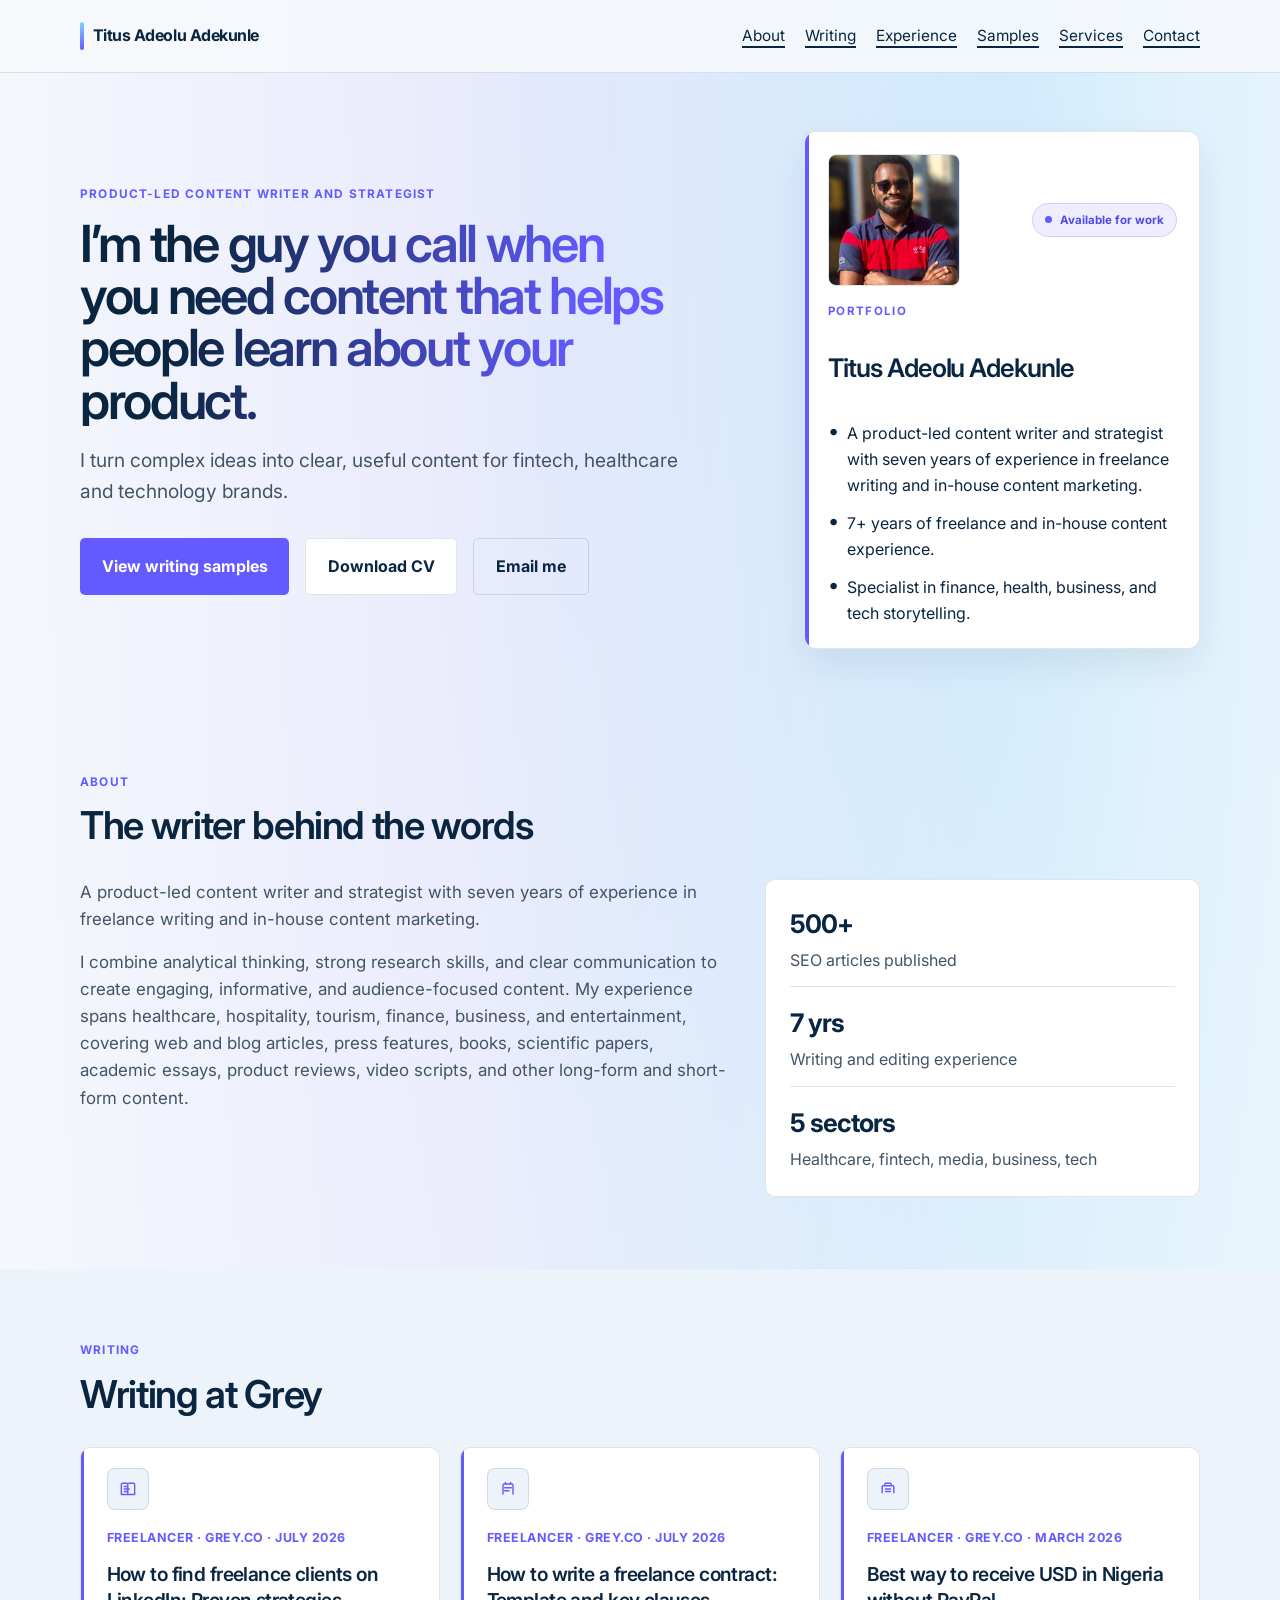
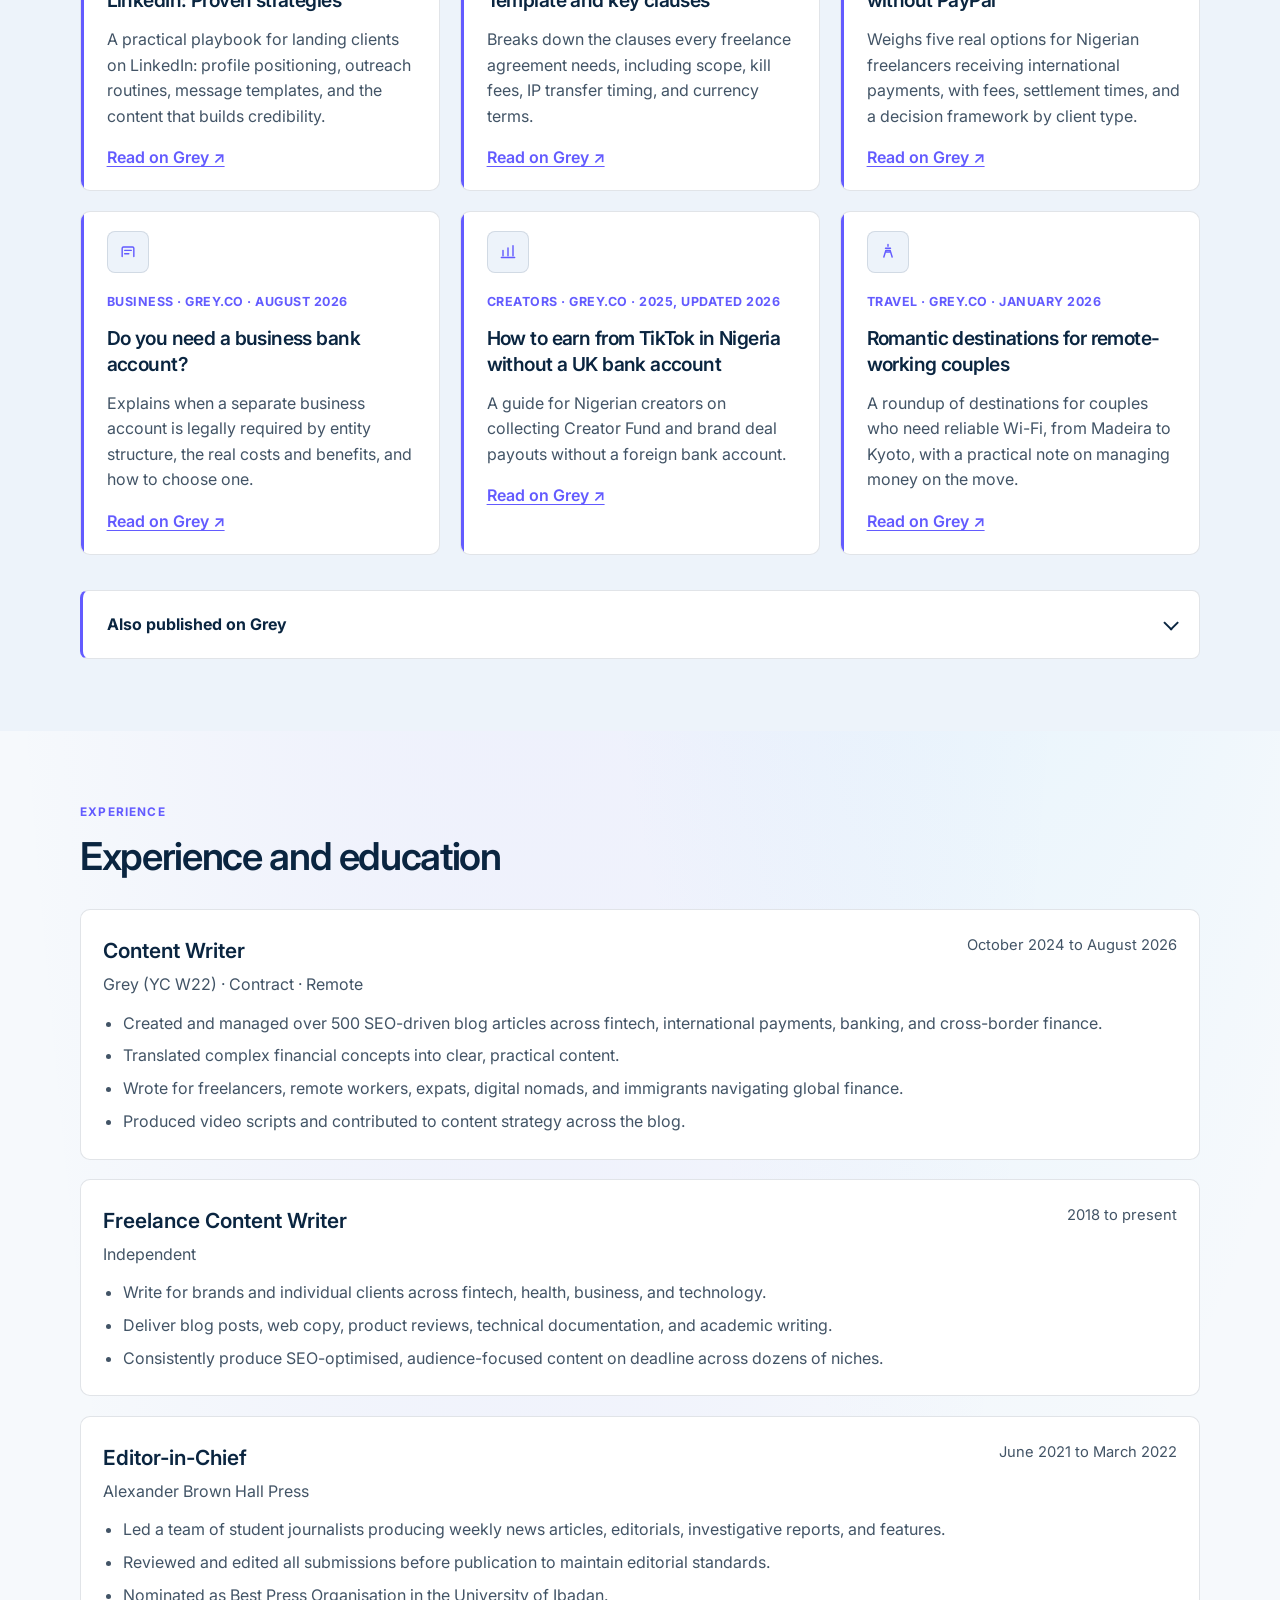
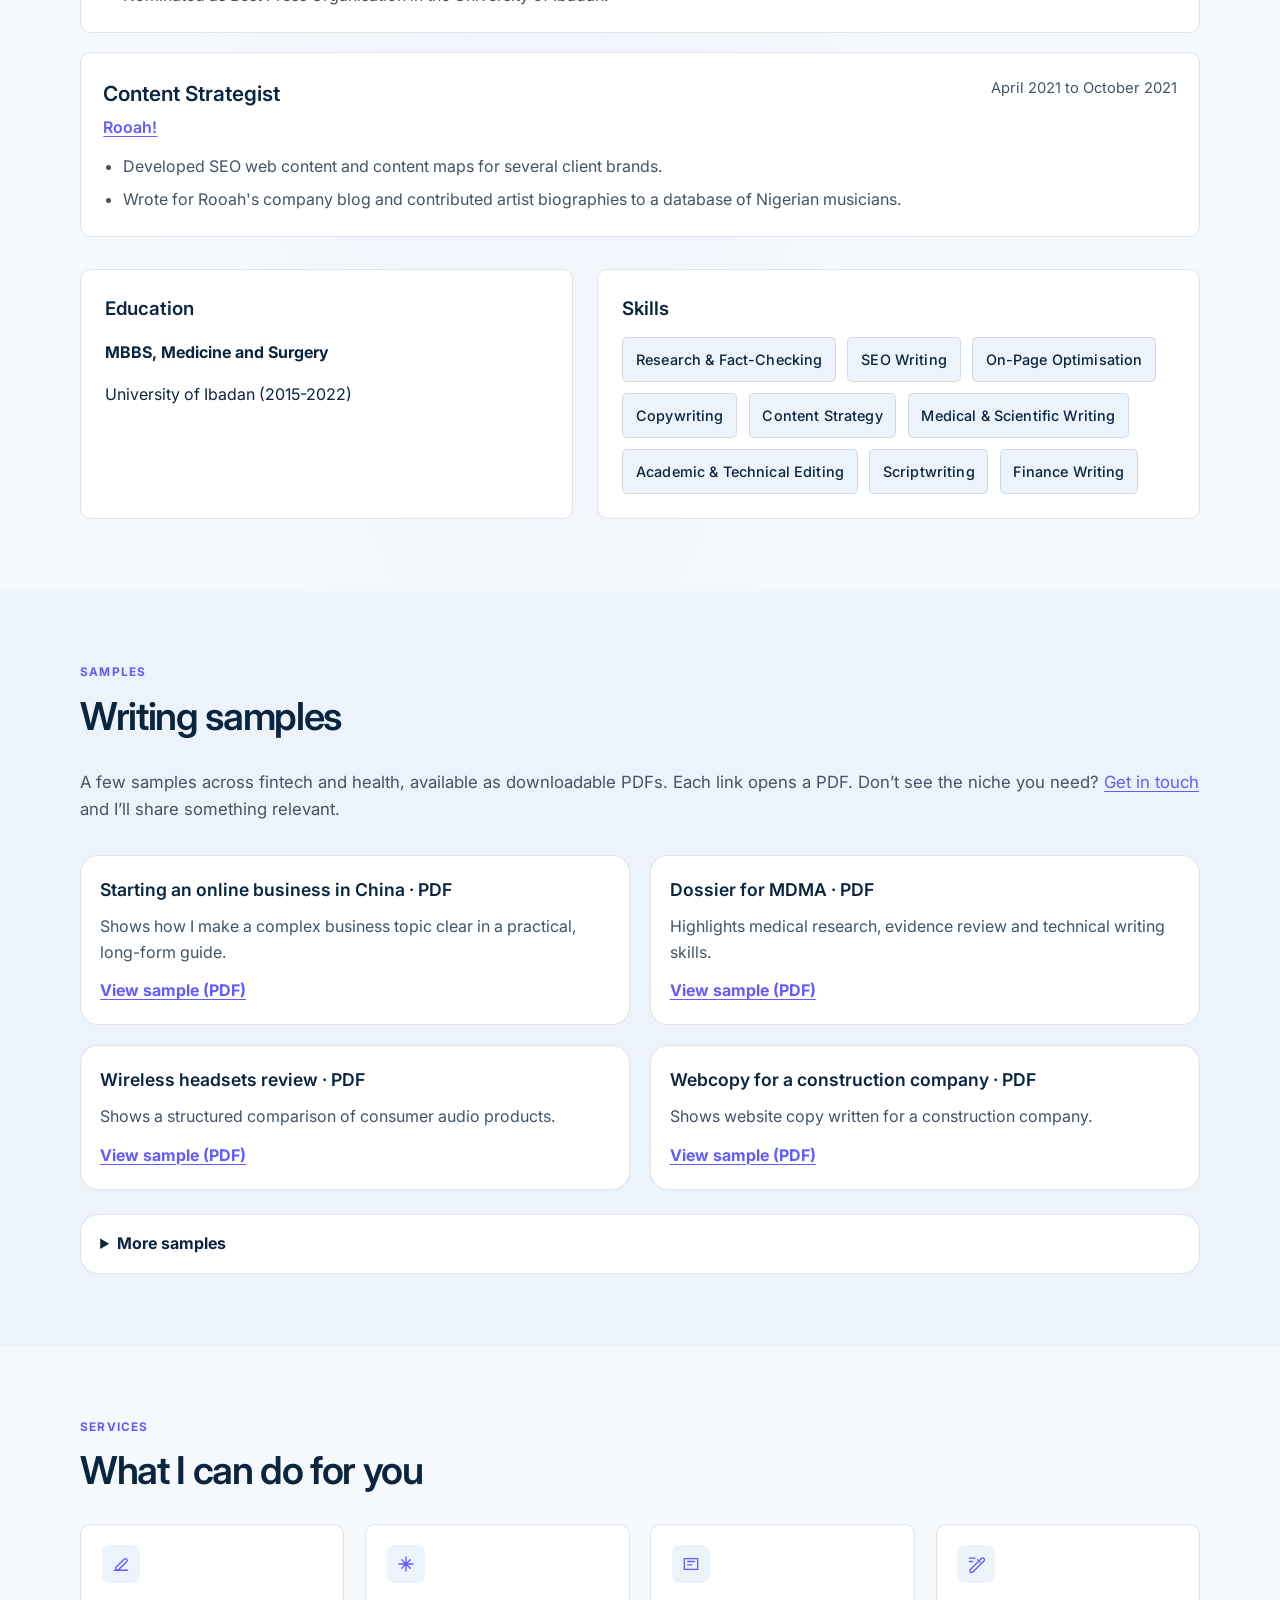
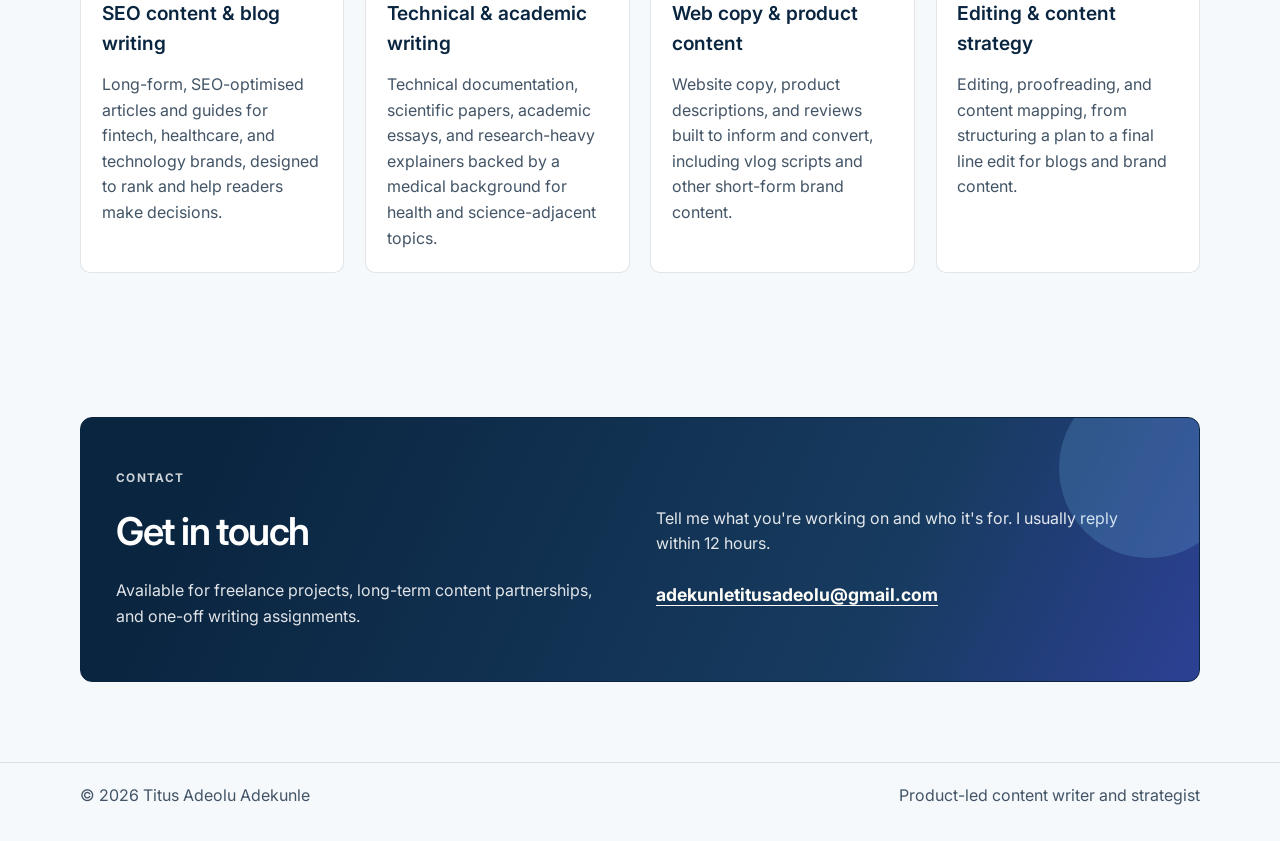
<file: index.html>
<!DOCTYPE html>
<html lang="en">
  <head>
    <meta charset="UTF-8" />
    <meta name="viewport" content="width=device-width, initial-scale=1.0" />
    <meta
      name="description"
      content="Portfolio of Titus Adeolu Adekunle, a product-led content writer and strategist specializing in fintech, healthcare, and technology content."
    />
    <meta property="og:title" content="Titus Adeolu Adekunle | Product-led content writer and strategist" />
    <meta
      property="og:description"
      content="I turn complex ideas into clear, useful content for fintech, healthcare and technology brands. Explore selected writing samples and 500+ SEO articles."
    />
    <meta property="og:type" content="website" />
    <meta property="og:url" content="https://deoluwaa.github.io/portfolio/" />
    <meta property="og:image" content="https://deoluwaa.github.io/portfolio/assets/profile.jpg" />
    <link rel="icon" href="assets/profile.jpg" type="image/jpeg" />
    <title>Titus Adeolu Adekunle | Product-led content writer and strategist</title>
    <link rel="preconnect" href="https://fonts.googleapis.com" />
    <link rel="preconnect" href="https://fonts.gstatic.com" crossorigin />
    <link
      href="https://fonts.googleapis.com/css2?family=Inter:wght@400;500;600;700;800&display=swap"
      rel="stylesheet"
    />
    <link rel="stylesheet" href="styles.css" />
  </head>
  <body>
    <header class="site-header">
      <nav class="container nav" aria-label="Main navigation">
        <a href="#top" class="brand">Titus Adeolu Adekunle</a>
        <div class="nav-links">
          <a href="#about">About</a>
          <a href="#bylines">Writing</a>
          <a href="#experience">Experience</a>
          <a href="#samples">Samples</a>
          <a href="#services">Services</a>
          <a href="#contact">Contact</a>
        </div>
      </nav>
    </header>

    <main id="top">
      <section class="hero">
        <div class="container hero-grid">
          <div class="hero-copy">
            <p class="eyebrow">Product-led content writer and strategist</p>
            <h1>I’m the guy you call when you need content that helps people learn about your product.</h1>
            <p class="lede">
              I turn complex ideas into clear, useful content for fintech,
              healthcare and technology brands.
            </p>
            <div class="actions">
              <a class="button primary" href="#samples">View writing samples</a>
              <a class="button secondary" href="assets/resume.pdf" download="Titus-Adeolu-Adekunle-CV.pdf">Download CV</a>
              <a class="button tertiary" href="mailto:adekunletitusadeolu@gmail.com">Email me</a>
            </div>
          </div>

          <aside class="hero-card profile-card" aria-label="Writer profile summary">
            <div class="profile-top">
              <div class="profile-image-wrap">
                <img
                  src="assets/profile.jpg"
                  alt="Portrait of Titus Adeolu Adekunle"
                />
              </div>
              <div class="profile-badge">Available for work</div>
            </div>
            <p class="card-label">Portfolio</p>
            <h2>Titus Adeolu Adekunle</h2>
            <ul>
              <li>A product-led content writer and strategist with seven years of experience in freelance writing and in-house content marketing.</li>
              <li>7+ years of freelance and in-house content experience.</li>
              <li>Specialist in finance, health, business, and tech storytelling.</li>
            </ul>
          </aside>
        </div>
      </section>

      <section id="about" class="section">
        <div class="container">
          <div class="section-heading">
            <p class="eyebrow">About</p>
            <h2>The writer behind the words</h2>
          </div>

          <div class="about-grid">
            <div>
              <p>
                A product-led content writer and strategist with seven years of experience in freelance writing and in-house content marketing.
              </p>
              <p>
                I combine analytical thinking, strong research skills, and clear
                communication to create engaging, informative, and audience-focused
                content. My experience spans healthcare, hospitality, tourism,
                finance, business, and entertainment, covering web and blog
                articles, press features, books, scientific papers, academic
                essays, product reviews, video scripts, and other long-form and
                short-form content.
              </p>
            </div>

            <div class="stats-panel">
              <div class="stat">
                <strong>500+</strong>
                <span>SEO articles published</span>
              </div>
              <div class="stat">
                <strong>7 yrs</strong>
                <span>Writing and editing experience</span>
              </div>
              <div class="stat">
                <strong>5 sectors</strong>
                <span>Healthcare, fintech, media, business, tech</span>
              </div>
            </div>
          </div>
        </div>
      </section>

      <section id="bylines" class="section muted">
        <div class="container">
          <div class="section-heading">
            <p class="eyebrow">Writing</p>
            <h2>Writing at Grey</h2>
          </div>

          <div class="article-grid">
            <article class="article-card">
              <div class="article-icon" aria-hidden="true">
                <svg viewBox="0 0 24 24" role="img" aria-hidden="true"><path d="M4 18.5V6.5A1.5 1.5 0 0 1 5.5 5h4.75A1.5 1.5 0 0 1 11.75 6.5v12m-7.25 0h15.5M7.5 9h4m-4 3h6m-6 3h4.5M13 5h5.5A1.5 1.5 0 0 1 20 6.5v12h-7"/></svg>
              </div>
              <span class="meta">Freelancer · Grey.co · July 2026</span>
              <h3>How to find freelance clients on LinkedIn: Proven strategies</h3>
              <p>
                A practical playbook for landing clients on LinkedIn: profile
                positioning, outreach routines, message templates, and the content
                that builds credibility.
              </p>
              <a href="https://grey.co/blog/find-freelance-clients-linkedin" target="_blank" rel="noreferrer">Read on Grey ↗</a>
            </article>

            <article class="article-card">
              <div class="article-icon" aria-hidden="true">
                <svg viewBox="0 0 24 24" role="img" aria-hidden="true"><path d="M6 18V7.5A1.5 1.5 0 0 1 7.5 6h9A1.5 1.5 0 0 1 18 7.5V18M8 10.5h8M8 14h5M9 6V4m6 2V4"/></svg>
              </div>
              <span class="meta">Freelancer · Grey.co · July 2026</span>
              <h3>How to write a freelance contract: Template and key clauses</h3>
              <p>
                Breaks down the clauses every freelance agreement needs, including
                scope, kill fees, IP transfer timing, and currency terms.
              </p>
              <a href="https://grey.co/blog/freelance-contract-guide" target="_blank" rel="noreferrer">Read on Grey ↗</a>
            </article>

            <article class="article-card">
              <div class="article-icon" aria-hidden="true">
                <svg viewBox="0 0 24 24" role="img" aria-hidden="true"><path d="M5 16.5V9.5A1.5 1.5 0 0 1 6.5 8h11A1.5 1.5 0 0 1 19 9.5v7M8 8V6.5A1.5 1.5 0 0 1 9.5 5h5A1.5 1.5 0 0 1 16 6.5V8M9 12h6m-6 3h6"/></svg>
              </div>
              <span class="meta">Freelancer · Grey.co · March 2026</span>
              <h3>Best way to receive USD in Nigeria without PayPal</h3>
              <p>
                Weighs five real options for Nigerian freelancers receiving
                international payments, with fees, settlement times, and a decision
                framework by client type.
              </p>
              <a href="https://grey.co/blog/best-way-to-receive-usd-in-nigeria-without-paypal" target="_blank" rel="noreferrer">Read on Grey ↗</a>
            </article>

            <article class="article-card">
              <div class="article-icon" aria-hidden="true">
                <svg viewBox="0 0 24 24" role="img" aria-hidden="true"><path d="M5 17.5V7.5A1.5 1.5 0 0 1 6.5 6h11A1.5 1.5 0 0 1 19 7.5v10M8 10h8M8 14h5"/></svg>
              </div>
              <span class="meta">Business · Grey.co · August 2026</span>
              <h3>Do you need a business bank account?</h3>
              <p>
                Explains when a separate business account is legally required by
                entity structure, the real costs and benefits, and how to choose
                one.
              </p>
              <a href="https://grey.co/blog/do-you-need-business-bank-account" target="_blank" rel="noreferrer">Read on Grey ↗</a>
            </article>

            <article class="article-card">
              <div class="article-icon" aria-hidden="true">
                <svg viewBox="0 0 24 24" role="img" aria-hidden="true"><path d="M6 16.5V10m6 6.5V7m6 9.5V4.5M4 18.5h16"/></svg>
              </div>
              <span class="meta">Creators · Grey.co · 2025, updated 2026</span>
              <h3>How to earn from TikTok in Nigeria without a UK bank account</h3>
              <p>
                A guide for Nigerian creators on collecting Creator Fund and brand
                deal payouts without a foreign bank account.
              </p>
              <a href="https://grey.co/blog/earn-from-tiktok-in-nigeria-without-a-uk-bank-account" target="_blank" rel="noreferrer">Read on Grey ↗</a>
            </article>

            <article class="article-card">
              <div class="article-icon" aria-hidden="true">
                <svg viewBox="0 0 24 24" role="img" aria-hidden="true"><path d="M7 18l2.5-8h5L17 18M9 12h6M12 5V3m-3 4.5h6"/></svg>
              </div>
              <span class="meta">Travel · Grey.co · January 2026</span>
              <h3>Romantic destinations for remote-working couples</h3>
              <p>
                A roundup of destinations for couples who need reliable Wi-Fi,
                from Madeira to Kyoto, with a practical note on managing money on
                the move.
              </p>
              <a href="https://grey.co/blog/romantic-destinations-for-remote-working-couples" target="_blank" rel="noreferrer">Read on Grey ↗</a>
            </article>
          </div>

          <div class="publication-links">
            <details>
              <summary>Also published on Grey</summary>
              <ul>
                <li><a href="https://grey.co/blog/best-countries-digital-nomads" target="_blank" rel="noreferrer">10 best countries for digital nomads</a></li>
                <li><a href="https://grey.co/blog/what-is-an-offshore-account" target="_blank" rel="noreferrer">What is an offshore bank account</a></li>
                <li><a href="https://grey.co/blog/best-dollar-account-apps-in-nigeria-compared" target="_blank" rel="noreferrer">7 top apps to open a USD account in Nigeria</a></li>
                <li><a href="https://grey.co/blog/how-to-get-an-instant-usd-debit-card-in-algeria" target="_blank" rel="noreferrer">How to get an instant USD debit card in Algeria</a></li>
              </ul>
            </details>
          </div>
        </div>
      </section>

      <section id="experience" class="section">
        <div class="container">
          <div class="section-heading">
            <p class="eyebrow">Experience</p>
            <h2>Experience and education</h2>
          </div>

          <div class="timeline">
            <article class="timeline-item">
              <div class="timeline-header">
                <div>
                  <h3>Content Writer</h3>
                  <p>Grey (YC W22) · Contract · Remote</p>
                </div>
                <span>October 2024 to August 2026</span>
              </div>
              <ul>
                <li>Created and managed over 500 SEO-driven blog articles across fintech, international payments, banking, and cross-border finance.</li>
                <li>Translated complex financial concepts into clear, practical content.</li>
                <li>Wrote for freelancers, remote workers, expats, digital nomads, and immigrants navigating global finance.</li>
                <li>Produced video scripts and contributed to content strategy across the blog.</li>
              </ul>
            </article>

            <article class="timeline-item">
              <div class="timeline-header">
                <div>
                  <h3>Freelance Content Writer</h3>
                  <p>Independent</p>
                </div>
                <span>2018 to present</span>
              </div>
              <ul>
                <li>Write for brands and individual clients across fintech, health, business, and technology.</li>
                <li>Deliver blog posts, web copy, product reviews, technical documentation, and academic writing.</li>
                <li>Consistently produce SEO-optimised, audience-focused content on deadline across dozens of niches.</li>
              </ul>
            </article>

            <article class="timeline-item">
              <div class="timeline-header">
                <div>
                  <h3>Editor-in-Chief</h3>
                  <p>Alexander Brown Hall Press</p>
                </div>
                <span>June 2021 to March 2022</span>
              </div>
              <ul>
                <li>Led a team of student journalists producing weekly news articles, editorials, investigative reports, and features.</li>
                <li>Reviewed and edited all submissions before publication to maintain editorial standards.</li>
                <li>Nominated as Best Press Organisation in the University of Ibadan.</li>
              </ul>
            </article>

            <article class="timeline-item">
              <div class="timeline-header">
                <div>
                  <h3>Content Strategist</h3>
                  <p><a href="https://rooah.net/" target="_blank" rel="noreferrer">Rooah!</a></p>
                </div>
                <span>April 2021 to October 2021</span>
              </div>
              <ul>
                <li>Developed SEO web content and content maps for several client brands.</li>
                <li>Wrote for Rooah's company blog and contributed artist biographies to a database of Nigerian musicians.</li>
              </ul>
            </article>
          </div>

          <div class="education-grid">
            <div>
              <h3>Education</h3>
              <p><strong>MBBS, Medicine and Surgery</strong></p>
              <p>University of Ibadan (2015-2022)</p>
            </div>
            <div class="skills-panel">
              <h3>Skills</h3>
              <div class="tag-list">
                <span>Research &amp; Fact-Checking</span>
                <span>SEO Writing</span>
                <span>On-Page Optimisation</span>
                <span>Copywriting</span>
                <span>Content Strategy</span>
                <span>Medical &amp; Scientific Writing</span>
                <span>Academic &amp; Technical Editing</span>
                <span>Scriptwriting</span>
                <span>Finance Writing</span>
              </div>
            </div>
          </div>
        </div>
      </section>

      <section id="samples" class="section muted">
        <div class="container">
          <div class="section-heading">
            <p class="eyebrow">Samples</p>
            <h2>Writing samples</h2>
          </div>

          <p class="samples-intro">
            A few samples across fintech and health, available as downloadable PDFs.
            Each link opens a PDF. Don’t see the niche you need?
            <a href="#contact">Get in touch</a> and I’ll share something relevant.
          </p>

          <div class="featured-samples">
            <article class="featured-sample">
              <h3>Starting an online business in China · PDF</h3>
              <p>Shows how I make a complex business topic clear in a practical, long-form guide.</p>
              <a href="https://2576a780-400b-4d87-8ac1-bfe70f82f443.filesusr.com/ugd/6cc49d_8979e50d85454091bc2ba26efbbb2972.pdf" target="_blank" rel="noreferrer">View sample (PDF)</a>
            </article>
            <article class="featured-sample">
              <h3>Dossier for MDMA · PDF</h3>
              <p>Highlights medical research, evidence review and technical writing skills.</p>
              <a href="https://2576a780-400b-4d87-8ac1-bfe70f82f443.filesusr.com/ugd/6cc49d_98e336c7cb5744a8932bf694208e3081.pdf" target="_blank" rel="noreferrer">View sample (PDF)</a>
            </article>
            <article class="featured-sample">
              <h3>Wireless headsets review · PDF</h3>
              <p>Shows a structured comparison of consumer audio products.</p>
              <a href="https://2576a780-400b-4d87-8ac1-bfe70f82f443.filesusr.com/ugd/6cc49d_5979c62f0d004f69ba52a28ffc71bd6c.pdf" target="_blank" rel="noreferrer">View sample (PDF)</a>
            </article>
            <article class="featured-sample">
              <h3>Webcopy for a construction company · PDF</h3>
              <p>Shows website copy written for a construction company.</p>
              <a href="https://2576a780-400b-4d87-8ac1-bfe70f82f443.filesusr.com/ugd/6cc49d_62cac4f91e024a7b9f0dc22a2345b3fd.pdf" target="_blank" rel="noreferrer">View sample (PDF)</a>
            </article>
          </div>

          <details class="more-samples">
            <summary>More samples</summary>
            <div class="sample-columns">
              <div class="sample-group">
                <h3>Web &amp; sales copy</h3>
                <ul>
                  <li><a href="https://2576a780-400b-4d87-8ac1-bfe70f82f443.filesusr.com/ugd/6cc49d_31d6e1fe45814f3b9604515e34655c3c.pdf" target="_blank" rel="noreferrer">Janitorial service website copy · PDF</a><span>Shows service-page messaging for a local business.</span></li>
                  <li><a href="https://2576a780-400b-4d87-8ac1-bfe70f82f443.filesusr.com/ugd/6cc49d_2d2de807876940ae8221710ce22aeaf8.pdf" target="_blank" rel="noreferrer">Media company website copy · PDF</a><span>Shows brand-focused web copy for a media business.</span></li>
                  <li><a href="https://2576a780-400b-4d87-8ac1-bfe70f82f443.filesusr.com/ugd/6cc49d_5e2dc0d248924e8a945a0af9523ad88b.pdf" target="_blank" rel="noreferrer">Community Services and Health Training web copy · PDF</a><span>Shows web copy for a community services and health training provider.</span></li>
                </ul>
              </div>

              <div class="sample-group">
                <h3>Academic &amp; technical writing</h3>
                <ul>
                  <li><a href="https://2576a780-400b-4d87-8ac1-bfe70f82f443.filesusr.com/ugd/6cc49d_238cf14afb0d41648a355e990cb223d0.pdf" target="_blank" rel="noreferrer">Master’s thesis proposal · PDF</a><span>Shows research planning and academic structure.</span></li>
                  <li><a href="https://2576a780-400b-4d87-8ac1-bfe70f82f443.filesusr.com/ugd/6cc49d_ec0f1d77a9664180bd5314b5e59ecea7.pdf" target="_blank" rel="noreferrer">Barrier management technical guide · PDF</a><span>Shows technical explanation of a safety-management topic.</span></li>
                  <li><a href="https://2576a780-400b-4d87-8ac1-bfe70f82f443.filesusr.com/ugd/6cc49d_e5b4ab6941eb4098a9dacce9e12a5465.pdf" target="_blank" rel="noreferrer">AWS three-tier architecture · PDF</a><span>Shows technical writing about cloud architecture.</span></li>
                </ul>
              </div>

              <div class="sample-group">
                <h3>Books</h3>
                <ul>
                  <li><a href="https://2576a780-400b-4d87-8ac1-bfe70f82f443.filesusr.com/ugd/6cc49d_8979e50d85454091bc2ba26efbbb2972.pdf" target="_blank" rel="noreferrer">Starting an online business in China · PDF</a><span>Shows long-form business guide writing.</span></li>
                  <li><a href="https://2576a780-400b-4d87-8ac1-bfe70f82f443.filesusr.com/ugd/6cc49d_f0782c46fb394ade926fb2920d6db0fe.pdf" target="_blank" rel="noreferrer">Business restructuring guide · PDF</a><span>Shows clear explanation of a complex business topic.</span></li>
                </ul>
              </div>

              <div class="sample-group">
                <h3>Blog articles</h3>
                <ul>
                  <li><a href="https://drive.google.com/drive/folders/1nMk5uCLOu5_7bXSVTxS1_uVkqg7wkFlF?usp=sharing" target="_blank" rel="noreferrer">Media company blog samples</a><span>Shows a selection of blog writing across media topics.</span></li>
                  <li><a href="https://drive.google.com/drive/folders/1khiguGeZmH6ElYqw8kBQbByv8k0Bd-C3?usp=drive_link" target="_blank" rel="noreferrer">Medical and health article samples</a><span>Includes articles on Omicron, stress, mTBI, diet and health, and rapid-test results.</span></li>
                </ul>
              </div>

              <div class="sample-group">
                <h3>Vlog scripts</h3>
                <ul>
                  <li><a href="https://2576a780-400b-4d87-8ac1-bfe70f82f443.filesusr.com/ugd/6cc49d_7fb6ab6360bb42eb9aea1e34473ea633.pdf" target="_blank" rel="noreferrer">Burj Al Arab travel vlog script · PDF</a><span>Shows travel storytelling written for spoken delivery.</span></li>
                  <li><a href="https://2576a780-400b-4d87-8ac1-bfe70f82f443.filesusr.com/ugd/6cc49d_229e236df3e64c15b4193699119b8ca2.pdf" target="_blank" rel="noreferrer">Celebrity profile vlog script · PDF</a><span>Shows profile writing adapted for video.</span></li>
                </ul>
              </div>

              <div class="sample-group">
                <h3>Product reviews</h3>
                <ul>
                  <li><a href="https://2576a780-400b-4d87-8ac1-bfe70f82f443.filesusr.com/ugd/6cc49d_f4984b29b8474d5ba99df30a30b0de1e.pdf" target="_blank" rel="noreferrer">Vector design apps comparison · PDF</a><span>Shows comparative product research and recommendations.</span></li>
                  <li><a href="https://2576a780-400b-4d87-8ac1-bfe70f82f443.filesusr.com/ugd/6cc49d_5979c62f0d004f69ba52a28ffc71bd6c.pdf" target="_blank" rel="noreferrer">Wireless headsets review · PDF</a><span>Shows a structured consumer product review.</span></li>
                  <li><a href="https://2576a780-400b-4d87-8ac1-bfe70f82f443.filesusr.com/ugd/6cc49d_df086d1d54ad4c839f0504d63d3b6114.pdf" target="_blank" rel="noreferrer">Saw blades for bamboo flooring · PDF</a><span>Shows a focused product comparison for a specialist audience.</span></li>
                </ul>
              </div>

            </div>
          </details>
        </div>
      </section>

      <section id="services" class="section">
        <div class="container">
          <div class="section-heading">
            <p class="eyebrow">Services</p>
            <h2>What I can do for you</h2>
          </div>

          <div class="service-grid">
            <article class="service-card">
              <div class="service-icon" aria-hidden="true">
                <svg viewBox="0 0 24 24"><path d="M4 19.5h16M6 16l9.8-9.8a2.1 2.1 0 0 1 3 3L9 19H6v-3Z"/></svg>
              </div>
              <h3>SEO content &amp; blog writing</h3>
              <p>
                Long-form, SEO-optimised articles and guides for fintech,
                healthcare, and technology brands, designed to rank and help readers
                make decisions.
              </p>
            </article>

            <article class="service-card">
              <div class="service-icon" aria-hidden="true">
                <svg viewBox="0 0 24 24"><path d="M12 3.5v17m-8.5-8.5h17M6.8 6.8l10.4 10.4m0-10.4L6.8 17.2"/></svg>
              </div>
              <h3>Technical &amp; academic writing</h3>
              <p>
                Technical documentation, scientific papers, academic essays, and
                research-heavy explainers backed by a medical background for health
                and science-adjacent topics.
              </p>
            </article>

            <article class="service-card">
              <div class="service-icon" aria-hidden="true">
                <svg viewBox="0 0 24 24"><path d="M4 5.5h16v13H4zM8 9h8m-8 4h5"/></svg>
              </div>
              <h3>Web copy &amp; product content</h3>
              <p>
                Website copy, product descriptions, and reviews built to inform and
                convert, including vlog scripts and other short-form brand content.
              </p>
            </article>

            <article class="service-card">
              <div class="service-icon" aria-hidden="true">
                <svg viewBox="0 0 24 24"><path d="M5 19 18.5 5.5a2.1 2.1 0 0 1 3 3L8 22H5v-3ZM14 7l3 3M4 5h7M4 9h4"/></svg>
              </div>
              <h3>Editing &amp; content strategy</h3>
              <p>
                Editing, proofreading, and content mapping, from structuring a plan
                to a final line edit for blogs and brand content.
              </p>
            </article>
          </div>
        </div>
      </section>

      <section id="contact" class="section contact-section">
        <div class="container contact-box">
          <div>
            <p class="eyebrow">Contact</p>
            <h2>Get in touch</h2>
            <p>
              Available for freelance projects, long-term content partnerships,
              and one-off writing assignments.
            </p>
          </div>

          <div class="contact-copy">
            <p>Tell me what you're working on and who it's for. I usually reply within 12 hours.</p>
            <a href="mailto:adekunletitusadeolu@gmail.com">adekunletitusadeolu@gmail.com</a>
          </div>
        </div>
      </section>
    </main>

    <footer class="site-footer">
      <div class="container footer-inner">
        <span>© 2026 Titus Adeolu Adekunle</span>
        <span>Product-led content writer and strategist</span>
      </div>
    </footer>
  </body>
</html>
</file>
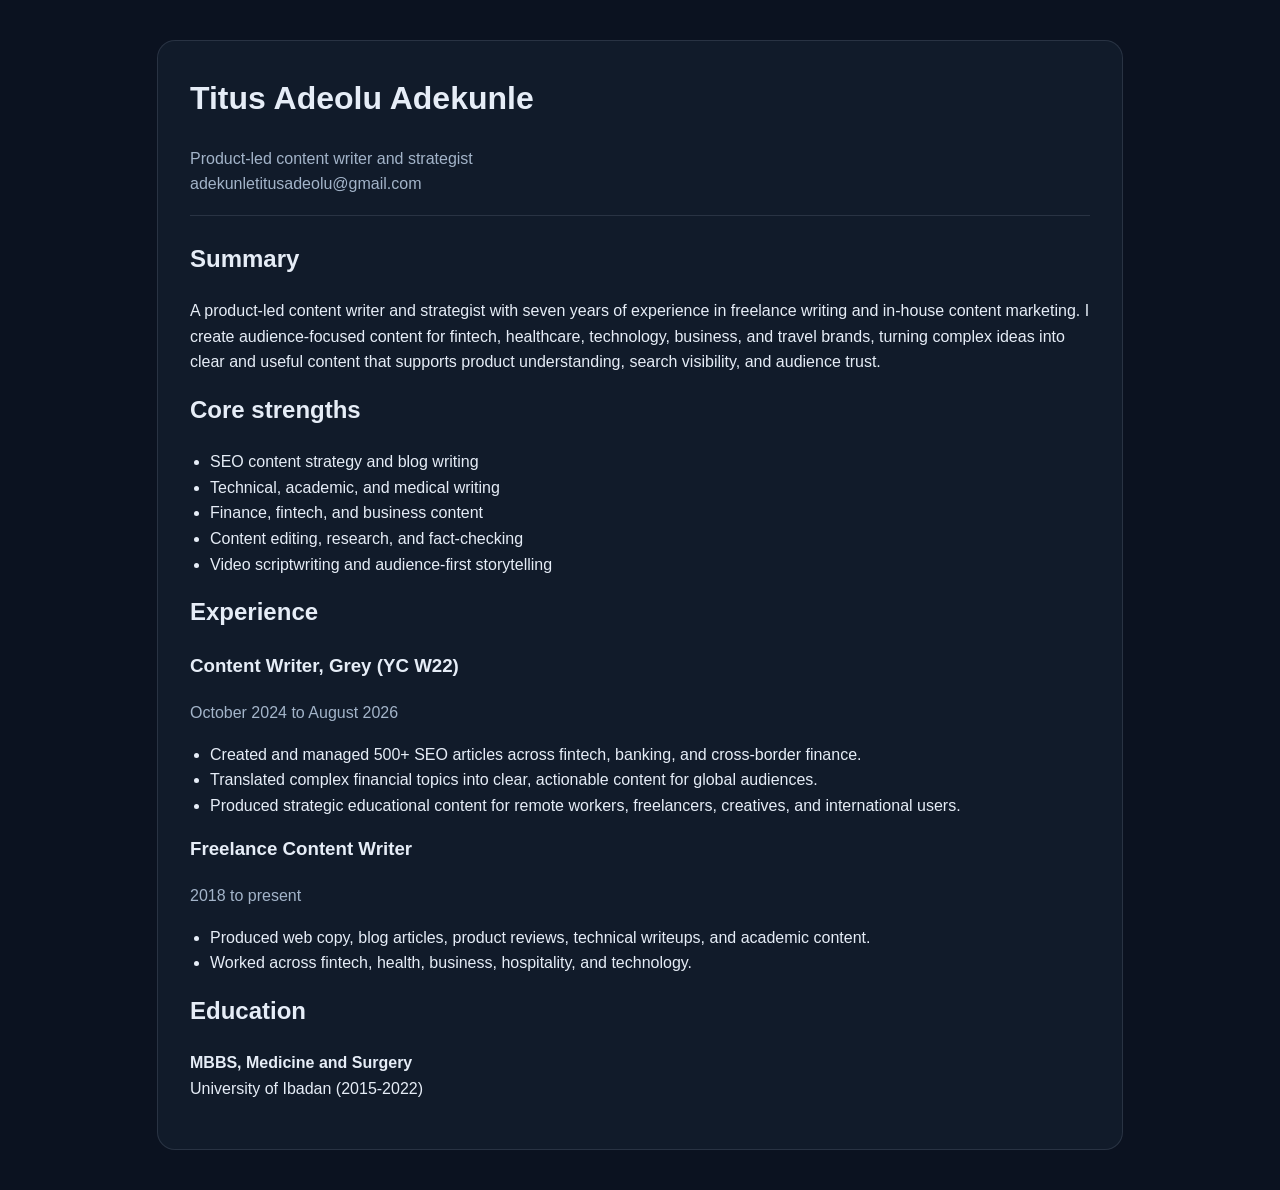
<file: resume.html>
<!DOCTYPE html>
<html lang="en">
  <head>
    <meta charset="UTF-8" />
    <meta name="viewport" content="width=device-width, initial-scale=1.0" />
    <title>Titus Adeolu Adekunle | CV</title>
    <style>
      body {
        margin: 0;
        font-family: Arial, sans-serif;
        background: #0b1220;
        color: #e6edf7;
        line-height: 1.6;
      }
      .container {
        max-width: 900px;
        margin: 40px auto;
        background: #111b2a;
        border: 1px solid rgba(148, 163, 184, 0.18);
        border-radius: 18px;
        padding: 32px;
      }
      h1, h2, h3 {
        margin-top: 0;
      }
      .header {
        border-bottom: 1px solid rgba(148, 163, 184, 0.18);
        margin-bottom: 24px;
        padding-bottom: 18px;
      }
      .meta {
        color: #a3b4c9;
      }
      ul {
        padding-left: 20px;
      }
      a {
        color: #7dd3fc;
      }
    </style>
  </head>
  <body>
    <div class="container">
      <div class="header">
        <h1>Titus Adeolu Adekunle</h1>
        <div class="meta">Product-led content writer and strategist</div>
        <div class="meta">adekunletitusadeolu@gmail.com</div>
      </div>

      <section>
        <h2>Summary</h2>
        <p>
          A product-led content writer and strategist with seven years of experience in freelance
          writing and in-house content marketing. I create audience-focused content for fintech,
          healthcare, technology, business, and travel brands, turning complex ideas into clear and
          useful content that supports product understanding, search visibility, and audience trust.
        </p>
      </section>

      <section>
        <h2>Core strengths</h2>
        <ul>
          <li>SEO content strategy and blog writing</li>
          <li>Technical, academic, and medical writing</li>
          <li>Finance, fintech, and business content</li>
          <li>Content editing, research, and fact-checking</li>
          <li>Video scriptwriting and audience-first storytelling</li>
        </ul>
      </section>

      <section>
        <h2>Experience</h2>
        <h3>Content Writer, Grey (YC W22)</h3>
        <p class="meta">October 2024 to August 2026</p>
        <ul>
          <li>Created and managed 500+ SEO articles across fintech, banking, and cross-border finance.</li>
          <li>Translated complex financial topics into clear, actionable content for global audiences.</li>
          <li>Produced strategic educational content for remote workers, freelancers, creatives, and international users.</li>
        </ul>

        <h3>Freelance Content Writer</h3>
        <p class="meta">2018 to present</p>
        <ul>
          <li>Produced web copy, blog articles, product reviews, technical writeups, and academic content.</li>
          <li>Worked across fintech, health, business, hospitality, and technology.</li>
        </ul>
      </section>

      <section>
        <h2>Education</h2>
        <p><strong>MBBS, Medicine and Surgery</strong><br />University of Ibadan (2015-2022)</p>
      </section>
    </div>
  </body>
</html>
</file>
<file: styles.css>
:root {
  --bg: #09111b;
  --bg-2: #0f172a;
  --surface: #111b2a;
  --surface-strong: #0d1725;
  --panel: #121f31;
  --text: #e6edf7;
  --muted: #a3b4c9;
  --line: rgba(148, 163, 184, 0.16);
  --primary: #7dd3fc;
  --primary-dark: #38bdf8;
  --accent: #a78bfa;
  --accent-soft: rgba(167, 139, 250, 0.18);
  --highlight: #34d399;
  --shadow: 0 22px 42px rgba(2, 6, 23, 0.5);
}

* {
  box-sizing: border-box;
}

html {
  scroll-behavior: smooth;
}

body {
  margin: 0;
  font-family: "Segoe UI", Arial, sans-serif;
  background:
    radial-gradient(circle at top left, rgba(125, 211, 252, 0.18), transparent 30%),
    radial-gradient(circle at top right, rgba(167, 139, 250, 0.18), transparent 28%),
    var(--bg);
  color: var(--text);
  line-height: 1.6;
}

a {
  color: var(--primary);
  text-decoration: none;
}

a:hover {
  text-decoration: underline;
}

img {
  max-width: 100%;
  display: block;
}

.container {
  width: min(1120px, calc(100% - 2rem));
  margin: 0 auto;
}

.site-header {
  position: sticky;
  top: 0;
  z-index: 10;
  background: rgba(9, 17, 27, 0.8);
  backdrop-filter: blur(12px);
  border-bottom: 1px solid var(--line);
}

.nav {
  display: flex;
  align-items: center;
  justify-content: space-between;
  min-height: 72px;
  gap: 1rem;
}

.brand {
  font-weight: 700;
  color: var(--text);
  letter-spacing: -0.03em;
  position: relative;
  padding-left: 0.8rem;
}

.brand::before {
  content: "";
  position: absolute;
  left: 0;
  top: 50%;
  width: 4px;
  height: 28px;
  transform: translateY(-50%);
  background: linear-gradient(180deg, var(--accent), var(--primary));
  border-radius: 999px;
}

.nav-links {
  display: flex;
  align-items: center;
  gap: 1.25rem;
  flex-wrap: wrap;
}

.nav-links a {
  color: var(--muted);
  font-size: 0.96rem;
}

.nav-links a:hover {
  color: var(--text);
}

.hero {
  padding: 4.8rem 0 3.2rem;
}

.hero-grid {
  display: grid;
  grid-template-columns: 1.4fr 0.8fr;
  gap: 2rem;
  align-items: center;
}

.eyebrow {
  margin: 0 0 0.8rem;
  text-transform: uppercase;
  letter-spacing: 0.14em;
  font-size: 0.74rem;
  font-weight: 700;
  color: var(--primary);
}

.hero-copy h1 {
  margin: 0;
  font-size: clamp(2.5rem, 4vw, 4.6rem);
  line-height: 0.96;
  letter-spacing: -0.06em;
  font-weight: 800;
  max-width: 700px;
}

.lede {
  margin-top: 1.2rem;
  max-width: 620px;
  font-size: 1.2rem;
  color: var(--muted);
}

.actions {
  display: flex;
  gap: 1rem;
  flex-wrap: wrap;
  margin-top: 2rem;
}

.button {
  display: inline-flex;
  align-items: center;
  justify-content: center;
  padding: 0.9rem 1.35rem;
  border-radius: 999px;
  font-weight: 700;
  transition: 0.2s ease;
}

.button:hover {
  text-decoration: none;
  transform: translateY(-1px);
}

.button.primary {
  background: var(--primary);
  color: white;
  box-shadow: var(--shadow);
}

.button.primary:hover {
  background: var(--primary-dark);
}

.button.secondary {
  background: linear-gradient(135deg, var(--primary), var(--accent));
  color: #05121b;
  box-shadow: 0 10px 24px rgba(125, 211, 252, 0.35);
}

.button.tertiary {
  background: rgba(148, 163, 184, 0.08);
  border: 1px solid var(--line);
  color: var(--text);
}

.hero-card {
  background: linear-gradient(180deg, rgba(17, 27, 42, 0.9), rgba(9, 17, 27, 0.95));
  border: 1px solid var(--line);
  border-radius: 26px;
  padding: 1.4rem;
  box-shadow: var(--shadow);
  position: relative;
  overflow: hidden;
}

.hero-card::before {
  content: "";
  position: absolute;
  inset: 0 auto 0 0;
  width: 6px;
  background: linear-gradient(180deg, var(--accent), var(--primary));
}

.profile-card {
  display: grid;
  gap: 1rem;
}

.profile-top {
  display: flex;
  align-items: center;
  justify-content: space-between;
  gap: 1rem;
}

.profile-image-wrap {
  width: 132px;
  height: 132px;
  border-radius: 22px;
  overflow: hidden;
  border: 1px solid rgba(255, 255, 255, 0.15);
  box-shadow: 0 14px 26px rgba(15, 23, 42, 0.35);
}

.profile-image-wrap img {
  width: 100%;
  height: 100%;
  object-fit: cover;
  object-position: center 27%;
  transform: scale(1.28);
  transform-origin: center 27%;
}

.profile-badge {
  display: inline-flex;
  align-items: center;
  gap: 0.45rem;
  background: rgba(52, 211, 153, 0.12);
  color: #bff7d9;
  border: 1px solid rgba(52, 211, 153, 0.25);
  border-radius: 999px;
  padding: 0.4rem 0.75rem;
  font-size: 0.72rem;
  font-weight: 700;
}

.profile-badge::before {
  content: "";
  width: 7px;
  height: 7px;
  border-radius: 50%;
  background: var(--highlight);
  box-shadow: 0 0 0 5px rgba(52, 211, 153, 0.12);
}

.card-label {
  margin: 0 0 0.75rem;
  color: var(--primary);
  text-transform: uppercase;
  letter-spacing: 0.12em;
  font-size: 0.72rem;
  font-weight: 700;
}

.hero-card h2 {
  margin: 0 0 1rem;
  font-size: clamp(1.6rem, 2vw, 2.1rem);
  letter-spacing: -0.04em;
}

.hero-card ul {
  list-style: none;
  margin: 0;
  padding: 0;
  display: grid;
  gap: 0.8rem;
  color: var(--text);
}

.hero-card li {
  padding-left: 1.2rem;
  position: relative;
}

.hero-card li::before {
  content: "•";
  position: absolute;
  left: 0;
  color: var(--primary);
  font-size: 1.3rem;
  line-height: 1;
}

.section {
  padding: 4.5rem 0;
}

.section.muted {
  background: rgba(12, 19, 29, 0.92);
}

.section-heading {
  margin-bottom: 2rem;
}

.section-heading h2 {
  margin: 0;
  font-size: clamp(2rem, 3vw, 2.8rem);
  line-height: 1.1;
  letter-spacing: -0.05em;
}

.about-grid {
  display: grid;
  grid-template-columns: 1.2fr 0.8fr;
  gap: 2rem;
}

.about-grid p {
  margin: 0 0 1rem;
  font-size: 1.06rem;
  color: var(--muted);
}

.stats-panel {
  background: var(--surface);
  border: 1px solid var(--line);
  border-radius: 22px;
  padding: 1.5rem;
  display: grid;
  gap: 1rem;
  box-shadow: var(--shadow);
}

.stat {
  display: grid;
  gap: 0.2rem;
  padding-bottom: 0.8rem;
  border-bottom: 1px solid var(--line);
}

.stat:last-child {
  border-bottom: 0;
  padding-bottom: 0;
}

.stat strong {
  font-size: clamp(1.6rem, 2vw, 2.2rem);
  letter-spacing: -0.04em;
  color: var(--primary);
}

.stat span {
  color: var(--muted);
}

.article-grid {
  display: grid;
  grid-template-columns: repeat(3, minmax(0, 1fr));
  gap: 1.25rem;
}

.article-card {
  position: relative;
  background: linear-gradient(180deg, rgba(17, 27, 42, 0.95), rgba(13, 23, 37, 0.95));
  border: 1px solid var(--line);
  border-radius: 18px;
  padding: 1.2rem 1.2rem 1.2rem 1.6rem;
  box-shadow: 0 12px 28px rgba(2, 6, 23, 0.28);
  overflow: hidden;
  transition: transform 0.2s ease, box-shadow 0.2s ease;
}

.article-card:hover {
  transform: translateY(-3px);
  box-shadow: 0 18px 30px rgba(2, 6, 23, 0.35);
}

.article-card::before {
  content: "";
  position: absolute;
  inset: 0 auto 0 0;
  width: 5px;
  background: linear-gradient(180deg, var(--accent), var(--primary));
}

.article-icon {
  width: 42px;
  height: 42px;
  display: grid;
  place-items: center;
  border-radius: 12px;
  background: linear-gradient(135deg, rgba(125, 211, 252, 0.12), rgba(167, 139, 250, 0.12));
  border: 1px solid rgba(125, 211, 252, 0.18);
  margin-bottom: 0.9rem;
}

.article-icon svg {
  width: 20px;
  height: 20px;
  stroke: var(--primary);
  fill: none;
  stroke-width: 1.7;
  stroke-linecap: round;
  stroke-linejoin: round;
}

.meta {
  display: inline-block;
  margin-bottom: 0.9rem;
  color: var(--primary);
  font-size: 0.78rem;
  font-weight: 700;
  letter-spacing: 0.04em;
  text-transform: uppercase;
}

.article-card h3 {
  margin: 0 0 0.8rem;
  font-size: 1.2rem;
  line-height: 1.35;
  letter-spacing: -0.03em;
}

.article-card p {
  margin: 0 0 1rem;
  color: var(--muted);
}

.publication-links {
  margin-top: 2.2rem;
  padding: 1.3rem 1.5rem;
  border: 1px solid rgba(125, 211, 252, 0.18);
  border-left: 4px solid var(--accent);
  border-radius: 16px;
  background: rgba(8, 13, 21, 0.9);
}

.publication-links details {
  margin: 0;
}

.publication-links summary {
  display: flex;
  align-items: center;
  justify-content: space-between;
  cursor: pointer;
  font-weight: 700;
  list-style: none;
}

.publication-links summary::after {
  display: block;
  flex: 0 0 0.55rem;
  width: 0.55rem;
  height: 0.55rem;
  border-right: 2px solid currentColor;
  border-bottom: 2px solid currentColor;
  content: "";
  transform: rotate(45deg) translateY(-0.15rem);
  transition: transform 0.2s ease;
}

.publication-links details[open] summary::after {
  transform: rotate(225deg) translateY(-0.15rem);
}

.publication-links summary::-webkit-details-marker {
  display: none;
}

.publication-links ul {
  list-style: disc;
  margin: 0.8rem 0 0;
  padding-left: 1.2rem;
  color: var(--muted);
  display: grid;
  gap: 0.4rem;
}

.timeline {
  display: grid;
  gap: 1.2rem;
}

.timeline-item {
  background: var(--surface);
  border: 1px solid var(--line);
  border-radius: 18px;
  padding: 1.5rem 1.4rem;
  box-shadow: 0 10px 25px rgba(21, 30, 38, 0.04);
}

.timeline-header {
  display: flex;
  justify-content: space-between;
  gap: 1rem;
  align-items: flex-start;
  margin-bottom: 0.8rem;
}

.timeline-header h3 {
  margin: 0;
  font-size: 1.3rem;
}

.timeline-header p {
  margin: 0.3rem 0 0;
  color: var(--muted);
}

.timeline-header span {
  color: var(--muted);
  font-size: 0.92rem;
  white-space: nowrap;
}

.timeline-item ul {
  margin: 0;
  padding-left: 1.2rem;
  color: var(--muted);
  display: grid;
  gap: 0.45rem;
}

.education-grid {
  display: grid;
  grid-template-columns: 0.9fr 1.1fr;
  gap: 1.5rem;
  margin-top: 2rem;
}

.education-grid > div {
  background: var(--surface);
  border: 1px solid var(--line);
  border-radius: 18px;
  padding: 1.5rem;
}

.education-grid h3 {
  margin-top: 0;
  margin-bottom: 0.8rem;
}

.skills-panel {
  background: linear-gradient(180deg, rgba(17, 27, 42, 0.96), rgba(15, 23, 42, 0.98));
  border: 1px solid rgba(125, 211, 252, 0.18);
  border-radius: 18px;
  padding: 1.5rem;
  box-shadow: 0 14px 26px rgba(2, 6, 23, 0.2);
}

.tag-list {
  display: flex;
  flex-wrap: wrap;
  gap: 0.7rem;
}

.tag-list span {
  border: 1px solid rgba(125, 211, 252, 0.22);
  background: linear-gradient(135deg, rgba(125, 211, 252, 0.08), rgba(167, 139, 250, 0.1));
  padding: 0.62rem 0.8rem;
  border-radius: 999px;
  font-size: 0.9rem;
  color: var(--text);
  font-weight: 600;
  letter-spacing: 0.01em;
}

.samples-intro {
  margin-bottom: 2rem;
  color: var(--muted);
  font-size: 1.05rem;
}

.featured-samples {
  display: grid;
  grid-template-columns: repeat(2, minmax(0, 1fr));
  gap: 1.2rem;
  margin-bottom: 1.5rem;
}

.featured-sample {
  background: var(--surface);
  border: 1px solid var(--line);
  border-radius: 18px;
  padding: 1.3rem 1.2rem;
}

.featured-sample h3 {
  margin: 0 0 0.6rem;
  font-size: 1.1rem;
}

.featured-sample p,
.sample-group li span {
  display: block;
  margin: 0 0 0.8rem;
  color: var(--muted);
}

.featured-sample a,
.sample-group li a {
  font-weight: 700;
}

.more-samples {
  border: 1px solid var(--line);
  border-radius: 18px;
  padding: 1rem 1.2rem;
  background: var(--surface);
}

.more-samples summary {
  color: var(--primary);
  cursor: pointer;
  font-weight: 700;
}

.more-samples[open] summary {
  margin-bottom: 1rem;
}

.sample-columns {
  display: grid;
  grid-template-columns: repeat(2, minmax(0, 1fr));
  gap: 1.2rem;
}

.sample-group {
  background: rgba(10, 17, 26, 0.96);
  border: 1px solid rgba(125, 211, 252, 0.18);
  border-radius: 18px;
  padding: 1.3rem 1.2rem;
}

.sample-group h3 {
  margin-top: 0;
  margin-bottom: 0.9rem;
  font-size: 1.2rem;
}

.sample-group ul {
  margin: 0;
  padding-left: 1.1rem;
  display: grid;
  gap: 0.55rem;
}

.sample-group li span {
  margin: 0.2rem 0 0;
  font-size: 0.92rem;
}

.sample-group a {
  color: var(--text);
}

.service-grid {
  display: grid;
  grid-template-columns: repeat(4, minmax(0, 1fr));
  gap: 1.3rem;
}

.service-card {
  background: var(--surface);
  border: 1px solid var(--line);
  border-radius: 18px;
  padding: 1.5rem;
  box-shadow: 0 10px 25px rgba(21, 30, 38, 0.04);
}

.service-card h3 {
  margin-top: 0;
  margin-bottom: 0.8rem;
  font-size: 1.2rem;
}

.service-card p {
  margin: 0;
  color: var(--muted);
}

.contact-section {
  padding-bottom: 5rem;
}

.contact-box {
  display: grid;
  grid-template-columns: 1fr 1fr;
  gap: 2rem;
  background: linear-gradient(135deg, rgba(17,27,42,1), rgba(15,23,42,1));
  color: white;
  border-radius: 26px;
  padding: 2.2rem;
  box-shadow: var(--shadow);
  position: relative;
  overflow: hidden;
  border: 1px solid var(--line);
}

.contact-box::before {
  content: "";
  position: absolute;
  width: 180px;
  height: 180px;
  right: -40px;
  top: -40px;
  border-radius: 50%;
  background: rgba(215, 183, 136, 0.18);
}

.contact-box .eyebrow {
  color: rgba(255, 255, 255, 0.8);
}

.contact-box h2 {
  margin: 0;
  font-size: clamp(2rem, 3vw, 2.8rem);
  letter-spacing: -0.04em;
}

.contact-box p {
  margin-top: 1rem;
  color: rgba(255, 255, 255, 0.88);
}

.contact-copy {
  display: flex;
  flex-direction: column;
  justify-content: center;
}

.contact-copy a {
  display: inline-block;
  margin-top: 0.5rem;
  color: white;
  font-weight: 700;
  font-size: 1.1rem;
}

.site-footer {
  padding: 1.3rem 0 2rem;
  border-top: 1px solid var(--line);
  background: rgba(255, 255, 255, 0.5);
}

.footer-inner {
  display: flex;
  justify-content: space-between;
  gap: 1rem;
  flex-wrap: wrap;
  color: var(--muted);
}

@media (max-width: 980px) {
  .hero-grid,
  .about-grid,
  .contact-box,
  .education-grid {
    grid-template-columns: 1fr;
  }

  .article-grid {
    grid-template-columns: repeat(2, minmax(0, 1fr));
  }

  .service-grid {
    grid-template-columns: repeat(2, minmax(0, 1fr));
  }
}

@media (max-width: 640px) {
  .nav {
    padding: 0.8rem 0;
    align-items: flex-start;
    flex-direction: column;
  }

  .nav-links {
    gap: 0.75rem 1rem;
  }

  .hero,
  .section {
    padding: 3rem 0;
  }

  .hero-copy h1 {
    font-size: 2.5rem;
  }

  .article-grid,
  .featured-samples,
  .sample-columns,
  .service-grid {
    grid-template-columns: 1fr;
  }

  .timeline-header {
    flex-direction: column;
  }

  .timeline-header span {
    white-space: normal;
  }
}

/* Stripe Gradient design tokens */
:root {
  --bg: #f6f9fc;
  --bg-2: #edf3fa;
  --surface: #ffffff;
  --surface-strong: #edf3fa;
  --panel: #f6f9fc;
  --text: #0a2540;
  --muted: #425466;
  --line: rgba(10, 37, 64, 0.12);
  --primary: #0a2540;
  --primary-dark: #5149e8;
  --accent: #635bff;
  --accent-soft: rgba(99, 91, 255, 0.1);
  --highlight: #635bff;
  --shadow: 0 16px 36px rgba(10, 37, 64, 0.08);
}

body {
  font-family: Inter, "Segoe UI", Arial, sans-serif;
  background:
    radial-gradient(ellipse at 78% 4%, rgba(128, 211, 255, 0.3), transparent 34rem),
    radial-gradient(ellipse at 42% 0%, rgba(99, 91, 255, 0.1), transparent 38rem),
    var(--bg);
  color: var(--text);
}

h1,
h2,
h3 {
  font-family: Inter, "Segoe UI", Arial, sans-serif;
  font-weight: 600;
}

a {
  color: var(--accent);
  text-decoration: underline;
  text-decoration-thickness: 1px;
  text-underline-offset: 0.2em;
}

a:hover {
  color: var(--primary-dark);
  text-decoration-thickness: 2px;
}

a:focus-visible {
  outline: 3px solid var(--accent);
  outline-offset: 3px;
  border-radius: 2px;
}

.site-header {
  background: rgba(246, 249, 252, 0.88);
  backdrop-filter: blur(8px);
}

.brand,
.brand:hover {
  color: var(--text);
  text-decoration: none;
}

.brand::before {
  background: linear-gradient(180deg, #80d3ff, var(--accent));
  border-radius: 999px;
}

.nav-links a {
  color: var(--text);
  text-decoration-color: var(--primary);
  text-decoration-thickness: 2px;
  text-underline-offset: 0.35em;
}

.nav-links a:hover {
  color: var(--primary);
  text-decoration-color: currentColor;
}

.hero {
  padding-top: 3.6rem;
}

.hero-copy h1 {
  background: linear-gradient(100deg, #0a2540 18%, #635bff 82%);
  background-clip: text;
  -webkit-background-clip: text;
  -webkit-text-fill-color: transparent;
}

.eyebrow {
  color: var(--accent);
  letter-spacing: 0.1em;
}

.hero-copy h1 {
  max-width: 600px;
  font-weight: 600;
  letter-spacing: -0.045em;
  line-height: 1.02;
}

.lede,
.about-grid p,
.article-card p,
.timeline-item ul,
.service-card p,
.samples-intro {
  color: var(--muted);
}

.button {
  border-radius: 5px;
  text-decoration: none;
}

.button:hover {
  text-decoration: none;
}

.button.primary,
.button.primary:hover {
  background: var(--accent);
  color: #ffffff;
  box-shadow: none;
}

.button.secondary {
  background: #ffffff;
  border: 1px solid var(--line);
  color: var(--primary);
  box-shadow: none;
}

.button.tertiary {
  background: transparent;
  border-color: var(--line);
  color: var(--text);
}

.hero-card {
  background: var(--surface);
  border-color: var(--line);
  border-radius: 12px;
  box-shadow: var(--shadow);
}

.hero-card::before {
  width: 4px;
  background: var(--accent);
}

.profile-image-wrap {
  border-radius: 8px;
  border-color: var(--line);
  box-shadow: none;
}

.profile-badge {
  background: var(--accent-soft);
  color: #5149e8;
  border-color: rgba(99, 91, 255, 0.2);
}

.profile-badge::before {
  box-shadow: none;
}

.card-label,
.meta {
  color: var(--accent);
}

.section.muted {
  background: var(--bg-2);
}

.section-heading h2 {
  letter-spacing: -0.035em;
}

.stats-panel,
.article-card,
.timeline-item,
.education-grid > div,
.skills-panel,
.sample-group,
.service-card {
  background: var(--surface);
  border-color: var(--line);
  border-radius: 10px;
  box-shadow: none;
}

.stat strong {
  color: var(--primary);
}

.article-card {
  transition: border-color 0.2s ease;
}

.article-card:hover {
  transform: none;
  border-color: rgba(99, 91, 255, 0.5);
  box-shadow: none;
}

.article-card::before {
  width: 3px;
  background: var(--accent);
}

.article-icon {
  border-radius: 8px;
  background: var(--bg-2);
  border-color: var(--line);
}

.article-icon svg {
  stroke: var(--accent);
}

.article-card a,
.publication-links a,
.timeline-item a,
.sample-group a {
  font-weight: 600;
}

.publication-links {
  border: 1px solid var(--line);
  border-left: 3px solid var(--accent);
  border-radius: 8px;
  background: var(--surface);
}

.tag-list span {
  background: var(--bg-2);
  border-color: var(--line);
  border-radius: 5px;
  color: var(--text);
  font-weight: 500;
}

.sample-group a {
  color: var(--primary);
}

.service-card {
  padding: 1.3rem;
}

.service-icon {
  width: 38px;
  height: 38px;
  display: grid;
  place-items: center;
  margin-bottom: 0.9rem;
  border-radius: 8px;
  background: var(--bg-2);
  color: var(--accent);
}

.service-icon svg {
  width: 20px;
  height: 20px;
  fill: none;
  stroke: currentColor;
  stroke-width: 1.6;
  stroke-linecap: round;
  stroke-linejoin: round;
}

.contact-box {
  background: linear-gradient(115deg, #0a2540 12%, #173b60 72%, #5149e8 145%);
  border-color: #0a2540;
  border-radius: 12px;
  box-shadow: none;
}

.contact-box::before {
  background: rgba(128, 211, 255, 0.18);
}

.contact-copy a {
  color: #fffdf8;
  text-decoration-thickness: 1px;
}

.site-footer {
  background: transparent;
}

@media (max-width: 640px) {
  .hero {
    padding: 1.2rem 0 2.5rem;
  }

  .hero-grid {
    display: flex;
    flex-direction: column;
    align-items: stretch;
    gap: 1.2rem;
  }

  .profile-card {
    order: -1;
    padding: 0;
    background: transparent;
    border: 0;
    box-shadow: none;
  }

  .profile-card::before,
  .profile-card .card-label,
  .profile-card h2,
  .profile-card ul {
    display: none;
  }

  .profile-top {
    justify-content: flex-start;
  }

  .profile-image-wrap {
    width: 88px;
    height: 88px;
  }

  .hero-copy h1 {
    font-size: clamp(2.25rem, 11vw, 2.8rem);
  }

  .actions {
    margin-top: 1.3rem;
    gap: 0.65rem;
  }

  .button {
    padding: 0.75rem 0.95rem;
  }
}
</file>
